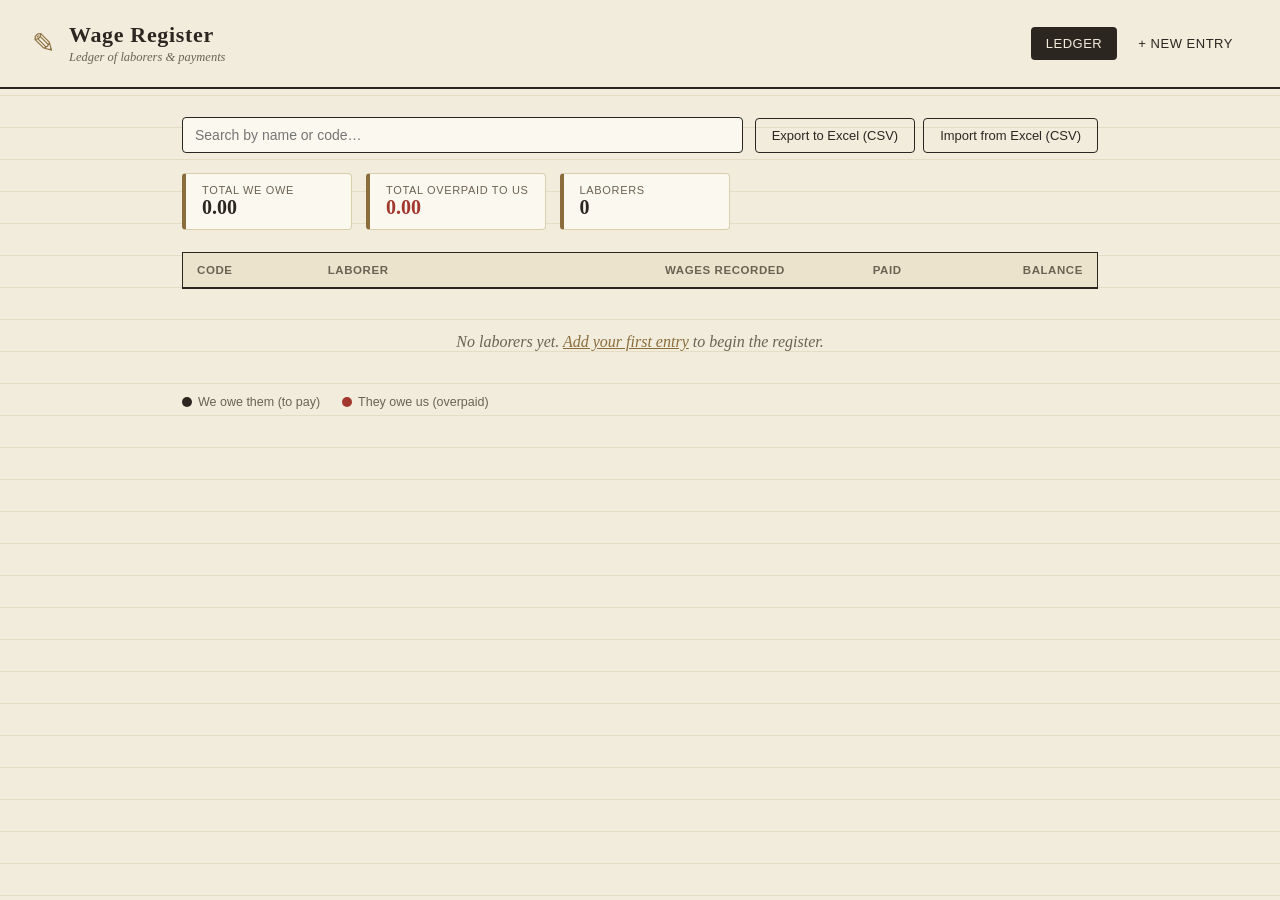
<file: index.html>
<!DOCTYPE html>
<html lang="en">
<head>
<meta charset="UTF-8">
<meta name="viewport" content="width=device-width, initial-scale=1.0">
<title>Wage Register</title>
<link rel="stylesheet" href="style.css">
<link rel="manifest" href="manifest.json">
<meta name="theme-color" content="#8a6d3b">
<link rel="icon" href="icon-192.png">
<link rel="apple-touch-icon" href="icon-192.png">
</head>
<body>

<header class="topbar">
  <div class="brand">
    <span class="brand-mark">✎</span>
    <div>
      <h1>Wage Register</h1>
      <p class="subtitle">Ledger of laborers &amp; payments</p>
    </div>
  </div>
  <nav class="topnav">
    <a href="index.html" class="nav-link active">Ledger</a>
    <a href="add-entry.html" class="nav-link">+ New Entry</a>
  </nav>
</header>

<main class="page">

  <section class="toolbar">
    <input id="searchBox" type="text" placeholder="Search by name or code…" autocomplete="off">
    <div class="toolbar-actions">
      <button id="exportBtn" class="btn btn-ghost">Export to Excel (CSV)</button>
      <label class="btn btn-ghost file-label">
        Import from Excel (CSV)
        <input type="file" id="importFile" accept=".csv" hidden>
      </label>
    </div>
  </section>

  <section class="summary-row" id="summaryRow"></section>

  <section id="ledgerTableWrap">
    <table class="ledger-table">
      <thead>
        <tr>
          <th>Code</th>
          <th>Laborer</th>
          <th class="num">Wages Recorded</th>
          <th class="num">Paid</th>
          <th class="num">Balance</th>
        </tr>
      </thead>
      <tbody id="ledgerBody"></tbody>
    </table>
    <p id="emptyState" class="empty-state" hidden>
      No laborers yet. <a href="add-entry.html">Add your first entry</a> to begin the register.
    </p>
  </section>

  <p class="legend">
    <span class="legend-item"><span class="dot dot-owe"></span> We owe them (to pay)</span>
    <span class="legend-item"><span class="dot dot-over"></span> They owe us (overpaid)</span>
  </p>

</main>

<script src="app.js"></script>
<script>
  Ledger.renderDashboard();
  if ("serviceWorker" in navigator) {
    navigator.serviceWorker.register("sw.js");
  }
</script>
</body>
</html>
</file>
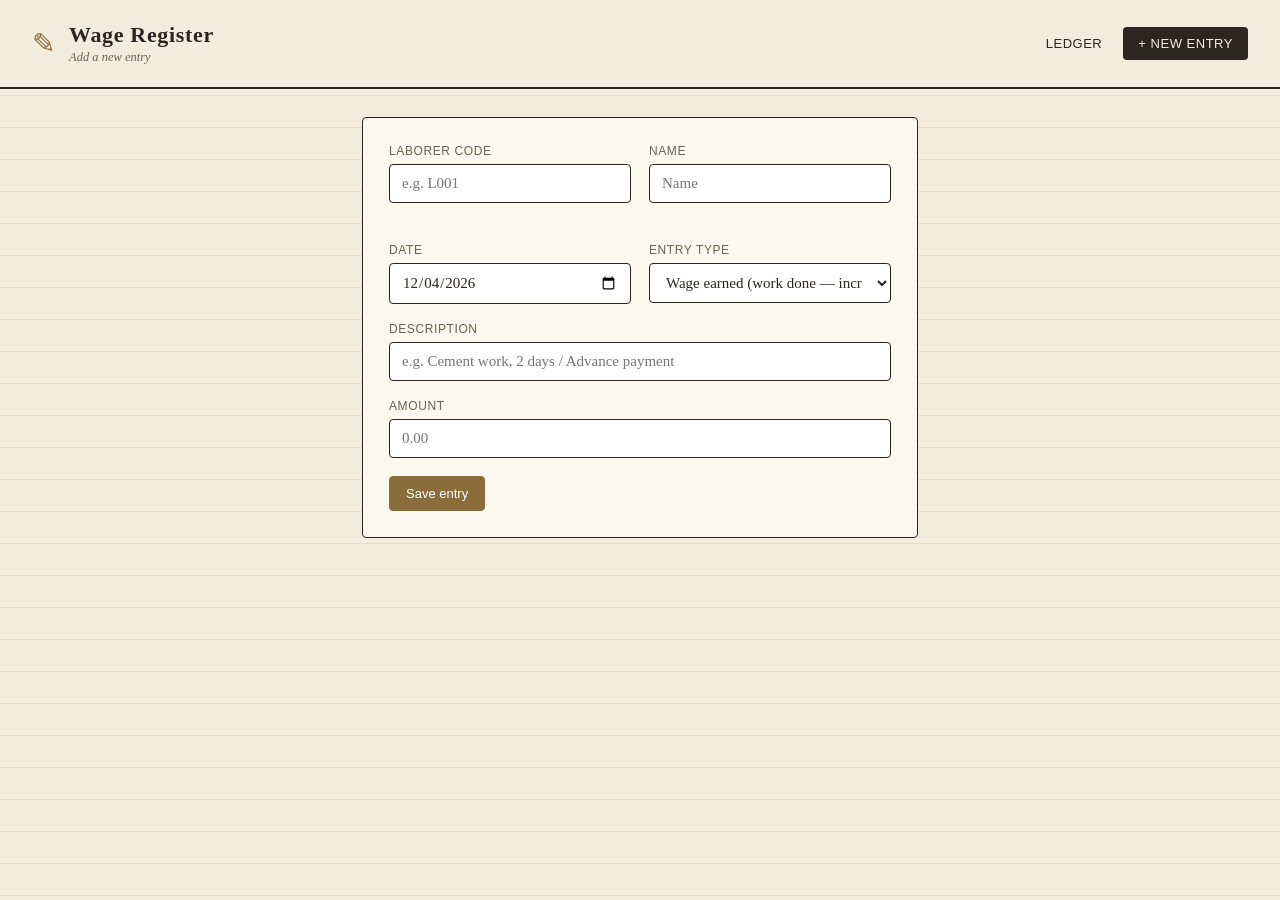
<file: add-entry.html>
<!DOCTYPE html>
<html lang="en">
<head>
<meta charset="UTF-8">
<meta name="viewport" content="width=device-width, initial-scale=1.0">
<title>New Entry — Wage Register</title>
<link rel="stylesheet" href="style.css">
<link rel="manifest" href="manifest.json">
<meta name="theme-color" content="#8a6d3b">
<link rel="icon" href="icon-192.png">
<link rel="apple-touch-icon" href="icon-192.png">
</head>
<body>

<header class="topbar">
  <div class="brand">
    <span class="brand-mark">✎</span>
    <div>
      <h1>Wage Register</h1>
      <p class="subtitle">Add a new entry</p>
    </div>
  </div>
  <nav class="topnav">
    <a href="index.html" class="nav-link">Ledger</a>
    <a href="add-entry.html" class="nav-link active">+ New Entry</a>
  </nav>
</header>

<main class="page page-narrow">

  <form id="entryForm" class="entry-form" autocomplete="off">

    <div class="field-row">
      <div class="field">
        <label for="codeInput">Laborer code</label>
        <input type="text" id="codeInput" placeholder="e.g. L001" required>
      </div>
      <div class="field">
        <label for="nameInput">Name</label>
        <input type="text" id="nameInput" placeholder="Name">
        <p id="nameHint" class="field-hint"></p>
      </div>
    </div>

    <div class="field-row">
      <div class="field">
        <label for="dateInput">Date</label>
        <input type="date" id="dateInput" required>
      </div>
      <div class="field">
        <label for="typeInput">Entry type</label>
        <select id="typeInput">
          <option value="wage">Wage earned (work done — increases what we owe)</option>
          <option value="payment">Payment made (decreases what we owe)</option>
        </select>
      </div>
    </div>

    <div class="field">
      <label for="descInput">Description</label>
      <input type="text" id="descInput" placeholder="e.g. Cement work, 2 days / Advance payment" required>
    </div>

    <div class="field">
      <label for="amountInput">Amount</label>
      <input type="number" id="amountInput" step="0.01" min="0" placeholder="0.00" required>
    </div>

    <div class="form-actions">
      <button type="submit" class="btn btn-primary">Save entry</button>
      <span id="saveMsg" class="save-msg"></span>
    </div>
  </form>

</main>

<script src="app.js"></script>
<script>
  Ledger.initAddEntry();
  if ("serviceWorker" in navigator) {
    navigator.serviceWorker.register("sw.js");
  }
</script>
</body>
</html>
</file>
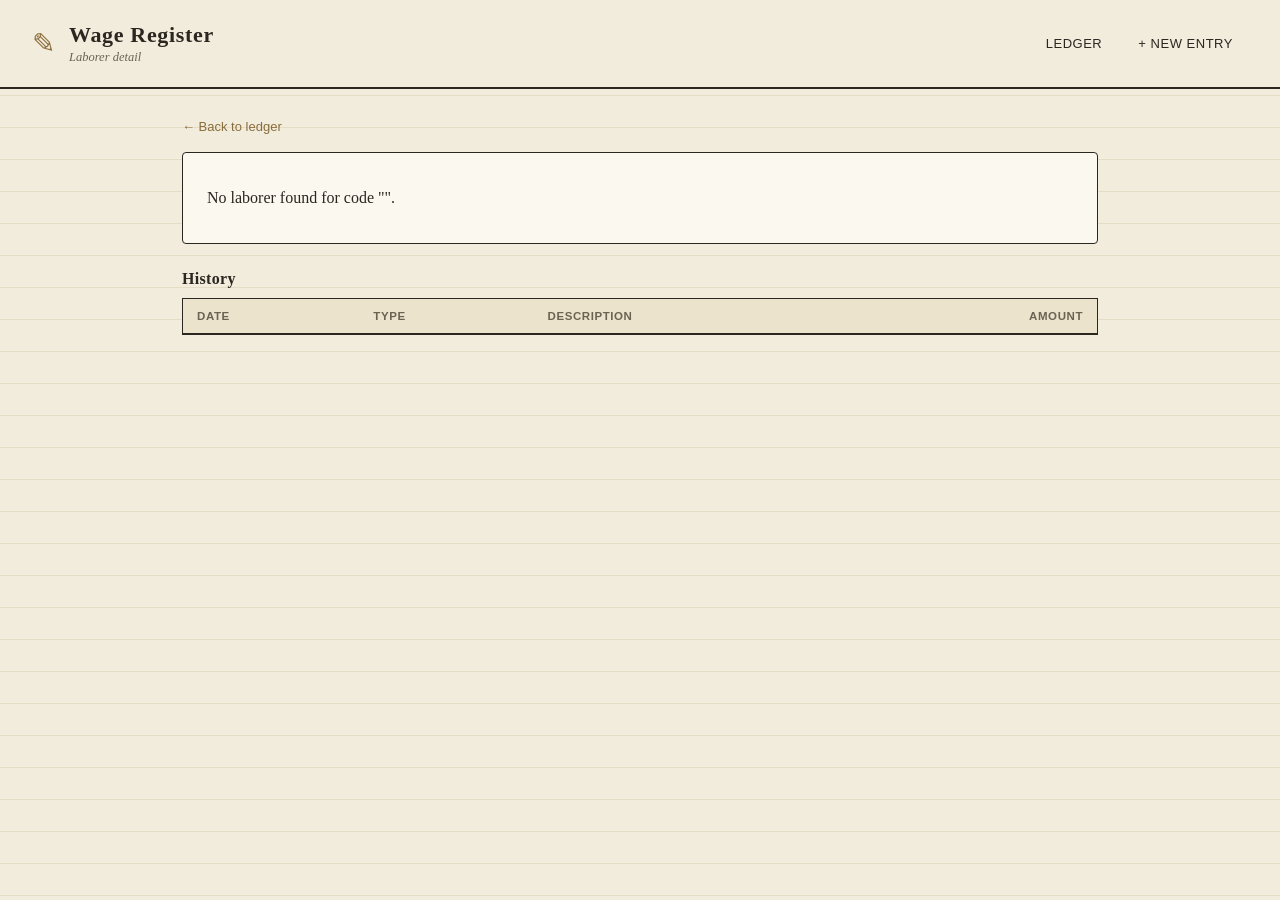
<file: details.html>
<!DOCTYPE html>
<html lang="en">
<head>
<meta charset="UTF-8">
<meta name="viewport" content="width=device-width, initial-scale=1.0">
<title>Laborer Details — Wage Register</title>
<link rel="stylesheet" href="style.css">
<link rel="manifest" href="manifest.json">
<meta name="theme-color" content="#8a6d3b">
<link rel="icon" href="icon-192.png">
<link rel="apple-touch-icon" href="icon-192.png">
</head>
<body>

<header class="topbar">
  <div class="brand">
    <span class="brand-mark">✎</span>
    <div>
      <h1>Wage Register</h1>
      <p class="subtitle">Laborer detail</p>
    </div>
  </div>
  <nav class="topnav">
    <a href="index.html" class="nav-link">Ledger</a>
    <a href="add-entry.html" class="nav-link">+ New Entry</a>
  </nav>
</header>

<main class="page">
  <a href="index.html" class="back-link">← Back to ledger</a>

  <section class="detail-head" id="detailHead"></section>

  <section>
    <h2 class="section-title">History</h2>
    <table class="ledger-table">
      <thead>
        <tr>
          <th>Date</th>
          <th>Type</th>
          <th>Description</th>
          <th class="num">Amount</th>
        </tr>
      </thead>
      <tbody id="historyBody"></tbody>
    </table>
    <p id="noHistory" class="empty-state" hidden>No entries recorded yet for this laborer.</p>
  </section>
</main>

<script src="app.js"></script>
<script>
  Ledger.renderDetails();
  if ("serviceWorker" in navigator) {
    navigator.serviceWorker.register("sw.js");
  }
</script>
</body>
</html>
</file>
<file: style.css>
/* ===== Wage Register — ledger book aesthetic ===== */

@font-face { font-family: system-serif; src: local("Georgia"); }

:root{
  --paper: #f2ecdd;
  --paper-line: #d9cdae;
  --ink: #2b2620;
  --ink-soft: #6b6252;
  --brass: #8a6d3b;
  --red: #a2372e;
  --green: #3c6e47;
  --card: #fbf8f0;
  --shadow: rgba(43,38,32,0.12);
  --radius: 4px;
}

*{ box-sizing: border-box; }

body{
  margin:0;
  background:
    repeating-linear-gradient(180deg, transparent, transparent 31px, var(--paper-line) 32px),
    var(--paper);
  color: var(--ink);
  font-family: Georgia, "Times New Roman", serif;
  min-height:100vh;
}

.topbar{
  display:flex;
  justify-content:space-between;
  align-items:center;
  flex-wrap:wrap;
  gap:16px;
  padding: 22px 32px;
  border-bottom: 2px solid var(--ink);
  background: var(--paper);
}

.brand{ display:flex; align-items:center; gap:14px; }
.brand-mark{
  font-size: 28px;
  color: var(--brass);
  line-height:1;
}
.brand h1{
  margin:0;
  font-size: 22px;
  letter-spacing: 0.03em;
}
.subtitle{
  margin:2px 0 0;
  font-size: 12.5px;
  color: var(--ink-soft);
  font-family: Georgia, serif;
  font-style: italic;
}

.topnav{ display:flex; gap:6px; }
.nav-link{
  text-decoration:none;
  color: var(--ink);
  font-family: Arial, Helvetica, sans-serif;
  font-size: 13px;
  letter-spacing: 0.04em;
  text-transform: uppercase;
  padding: 8px 14px;
  border: 1px solid transparent;
  border-radius: var(--radius);
}
.nav-link:hover{ border-color: var(--paper-line); }
.nav-link.active{
  background: var(--ink);
  color: var(--paper);
}

.page{ max-width: 980px; margin: 0 auto; padding: 28px 32px 60px; }
.page-narrow{ max-width: 620px; }

.back-link{
  display:inline-block;
  margin-bottom: 18px;
  color: var(--brass);
  text-decoration:none;
  font-family: Arial, Helvetica, sans-serif;
  font-size: 13px;
}
.back-link:hover{ text-decoration: underline; }

/* Toolbar */
.toolbar{
  display:flex;
  justify-content:space-between;
  align-items:center;
  flex-wrap:wrap;
  gap:12px;
  margin-bottom: 20px;
}
#searchBox{
  flex: 1 1 220px;
  padding: 9px 12px;
  border: 1px solid var(--ink);
  border-radius: var(--radius);
  background: var(--card);
  font-family: Arial, Helvetica, sans-serif;
  font-size: 14px;
}
.toolbar-actions{ display:flex; gap:8px; flex-wrap: wrap; }

.btn{
  font-family: Arial, Helvetica, sans-serif;
  font-size: 13px;
  padding: 9px 16px;
  border-radius: var(--radius);
  cursor:pointer;
  border: 1px solid var(--ink);
  background: var(--card);
  color: var(--ink);
}
.btn:hover{ background: var(--ink); color: var(--paper); }
.btn-primary{ background: var(--brass); border-color: var(--brass); color: #fff; }
.btn-primary:hover{ background: #6f5a2f; border-color: #6f5a2f; }
.btn-ghost{ background: transparent; }
.file-label{ display:inline-flex; align-items:center; }

/* Summary chips */
.summary-row{
  display:flex;
  gap:14px;
  flex-wrap:wrap;
  margin-bottom: 22px;
}
.chip{
  background: var(--card);
  border: 1px solid var(--paper-line);
  border-left: 4px solid var(--brass);
  border-radius: var(--radius);
  padding: 10px 16px;
  min-width: 170px;
}
.chip .chip-label{
  font-family: Arial, Helvetica, sans-serif;
  font-size: 11px;
  text-transform: uppercase;
  letter-spacing: 0.06em;
  color: var(--ink-soft);
  display:block;
}
.chip .chip-value{
  font-size: 20px;
  font-weight:bold;
  font-variant-numeric: tabular-nums;
}
.chip.chip-owe .chip-value{ color: var(--ink); }
.chip.chip-over .chip-value{ color: var(--red); }

/* Table */
.ledger-table{
  width:100%;
  border-collapse: collapse;
  background: var(--card);
  border: 1px solid var(--ink);
}
.ledger-table th, .ledger-table td{
  padding: 11px 14px;
  border-bottom: 1px solid var(--paper-line);
  text-align:left;
  font-size: 15px;
}
.ledger-table th{
  font-family: Arial, Helvetica, sans-serif;
  font-size: 11.5px;
  text-transform: uppercase;
  letter-spacing: 0.05em;
  color: var(--ink-soft);
  background: #ece3cd;
  border-bottom: 2px solid var(--ink);
}
.ledger-table .num{ text-align:right; font-variant-numeric: tabular-nums; }
.ledger-table tbody tr:hover{ background: #f5efe0; }
.laborer-name-link{
  color: var(--ink);
  text-decoration: none;
  font-weight: bold;
  border-bottom: 1px dotted var(--brass);
}
.laborer-name-link:hover{ color: var(--brass); }

.balance-owe{ color: var(--ink); font-weight:bold; }
.balance-over{ color: var(--red); font-weight:bold; }
.balance-settled{ color: var(--ink-soft); }

.type-wage{ color: var(--ink-soft); }
.type-payment{ color: var(--green); }

.empty-state{
  text-align:center;
  padding: 28px;
  color: var(--ink-soft);
  font-style: italic;
}
.empty-state a{ color: var(--brass); }

.legend{
  margin-top: 16px;
  display:flex;
  gap:22px;
  font-family: Arial, Helvetica, sans-serif;
  font-size: 12.5px;
  color: var(--ink-soft);
}
.legend-item{ display:flex; align-items:center; gap:6px; }
.dot{ width:10px; height:10px; border-radius:50%; display:inline-block; }
.dot-owe{ background: var(--ink); }
.dot-over{ background: var(--red); }

/* Detail head */
.detail-head{
  background: var(--card);
  border: 1px solid var(--ink);
  border-radius: var(--radius);
  padding: 20px 24px;
  margin-bottom: 26px;
  display:flex;
  justify-content:space-between;
  align-items:center;
  flex-wrap:wrap;
  gap:14px;
}
.detail-head h2{ margin: 0 0 4px; font-size: 22px; }
.detail-head .code-tag{
  font-family: Arial, Helvetica, sans-serif;
  font-size: 12px;
  color: var(--ink-soft);
  letter-spacing: 0.04em;
}
.detail-balance{ text-align:right; }
.detail-balance .chip-label{
  font-family: Arial, Helvetica, sans-serif;
  font-size: 11px;
  text-transform: uppercase;
  color: var(--ink-soft);
}
.detail-balance .chip-value{ font-size: 24px; font-weight:bold; }

.section-title{
  font-size: 16px;
  margin: 0 0 10px;
  letter-spacing: 0.02em;
}

/* Form */
.entry-form{
  background: var(--card);
  border: 1px solid var(--ink);
  border-radius: var(--radius);
  padding: 26px;
}
.field-row{ display:flex; gap:18px; }
.field-row .field{ flex:1; }
.field{ margin-bottom: 18px; }
.field label{
  display:block;
  font-family: Arial, Helvetica, sans-serif;
  font-size: 12px;
  text-transform: uppercase;
  letter-spacing: 0.05em;
  color: var(--ink-soft);
  margin-bottom: 6px;
}
.field input, .field select{
  width:100%;
  padding: 10px 12px;
  border: 1px solid var(--ink);
  border-radius: var(--radius);
  background: #fff;
  font-family: Georgia, serif;
  font-size: 15px;
  color: var(--ink);
}
.field-hint{
  margin: 6px 0 0;
  font-size: 12.5px;
  color: var(--brass);
  font-style: italic;
  min-height: 16px;
}
.form-actions{
  display:flex;
  align-items:center;
  gap:14px;
  margin-top: 6px;
}
.save-msg{
  font-family: Arial, Helvetica, sans-serif;
  font-size: 13px;
  color: var(--green);
}

@media (max-width: 640px){
  .field-row{ flex-direction: column; gap:0; }
  .topbar{ padding: 16px 18px; }
  .page{ padding: 20px 16px 50px; }
}
</file>
